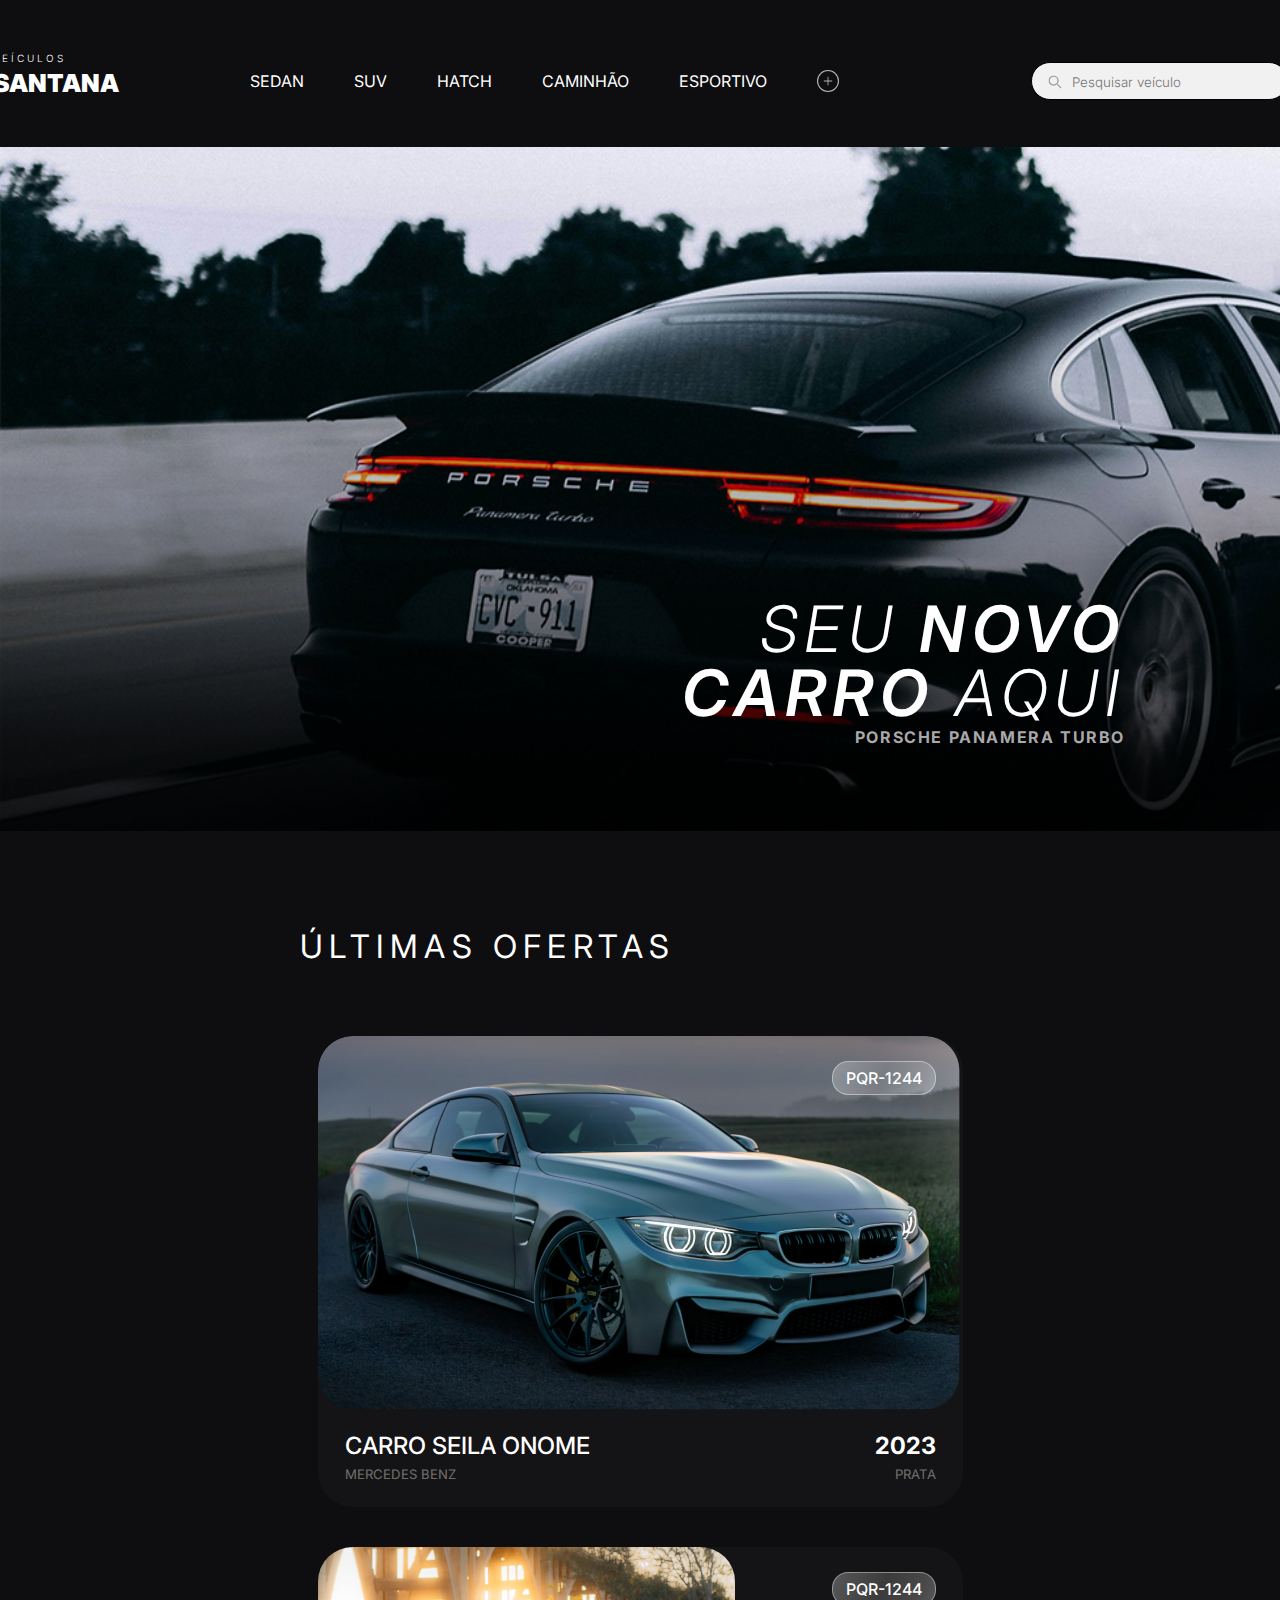
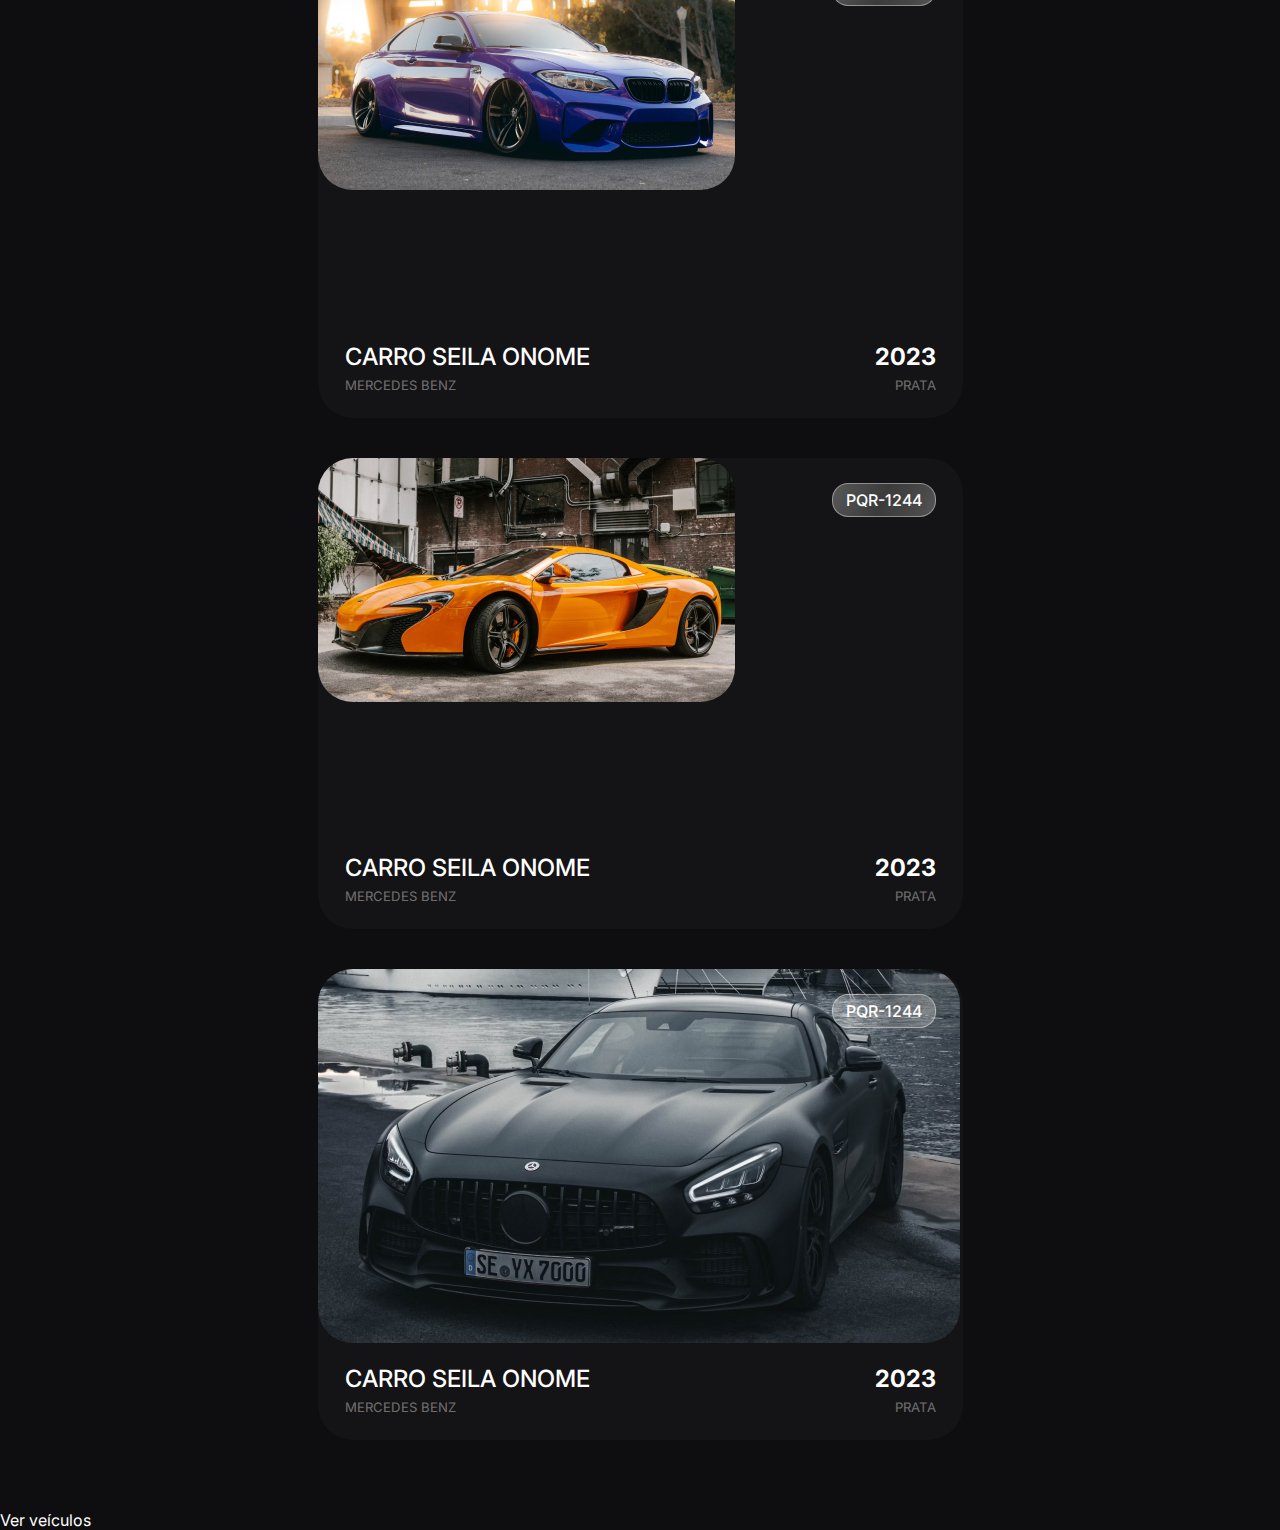
<file: Veiculos-Santana/src/main/resources/static/index.html>
<!--<!doctype html>
<html lang="en">
<head>
    <meta charset="utf-8">
    <meta name="viewport" content="width=device-width, initial-scale=1">
    <title>Veículos Santana</title>
    <link href="https://cdn.jsdelivr.net/npm/bootstrap@5.3.3/dist/css/bootstrap.min.css" rel="stylesheet"
          integrity="sha384-QWTKZyjpPEjISv5WaRU9OFeRpok6YctnYmDr5pNlyT2bRjXh0JMhjY6hW+ALEwIH" crossorigin="anonymous">
</head>

<body>
<div class="container">
    <h1 class="text-center my-4">Veículos Santana</h1>

    <a class="btn btn-primary" href="/veiculos">Ver veículos</a>
</div>
<script src="https://cdn.jsdelivr.net/npm/bootstrap@5.3.3/dist/js/bootstrap.bundle.min.js"
        integrity="sha384-YvpcrYf0tY3lHB60NNkmXc5s9fDVZLESaAA55NDzOxhy9GkcIdslK1eN7N6jIeHz"
        crossorigin="anonymous"></script>
</body>
</html>-->

<!DOCTYPE html>
<html lang="pt-br">

<head>
    <meta charset="UTF-8">
    <meta name="viewport" content="width=device-width, initial-scale=1.0">
    <title>Veículos Santana</title>
    <link rel="stylesheet" href="styles.css">
    <link rel="preconnect" href="https://fonts.googleapis.com">
    <link rel="preconnect" href="https://fonts.gstatic.com" crossorigin>
    <link href="https://fonts.googleapis.com/css2?family=Inter:wght@100..900&display=swap" rel="stylesheet">
</head>

<body>
<header>
    <nav class="menu">
        <h2 class="veiculos-santana"><span class="veic">Veículos</span><br> <span class="sant">Santana</span></h2>

        <ul class="categorias">
            <li>Sedan</li>
            <li>SUV</li>
            <li>Hatch</li>
            <li>Caminhão</li>
            <li>Esportivo</li>
            <li><img class="mais" src="img/mais.svg" alt=""></li>
        </ul>

        <div class="search">
            <form class="search-container">
                <img class="search-icon" src="img/Search.svg">
                <input type="text" id="search-input" placeholder="Pesquisar veículo">
            </form>
        </div>

    </nav>

</header>

<main>
    <div class="secao-principal">
        <div class="img-principal">
            <img src="img/Banner.jpg" alt="">
        </div>

        <p class="texto-principal">Seu <span class="novo-carro">novo carro</span> aqui</p>
        <p class="texto-secundario">Porsche Panamera Turbo</p>

    </div>

    <!--CARDS-->
    <h2 class="ultimas-ofertas">Últimas ofertas</h2>

    <div class="cards">
        <div class="card">
            <img src="img/Carro1.png" alt="">
            <span class="placa-veiculo">PQR-1244</span>
            <span class="modelo-veiculo">Carro seila onome</span>
            <span class="marca-veiculo">Mercedes Benz</span>
            <span class="ano-veiculo">2023</span>
            <span class="cor-veiculo">Prata</span>
        </div>

        <div class="card">
            <img src="img/Carro2.png" alt="">
            <span class="placa-veiculo">PQR-1244</span>
            <span class="modelo-veiculo">Carro seila onome</span>
            <span class="marca-veiculo">Mercedes Benz</span>
            <span class="ano-veiculo">2023</span>
            <span class="cor-veiculo">Prata</span>
        </div>

        <div class="card">
            <img src="img/Carro3.png" alt="">
            <span class="placa-veiculo">PQR-1244</span>
            <span class="modelo-veiculo">Carro seila onome</span>
            <span class="marca-veiculo">Mercedes Benz</span>
            <span class="ano-veiculo">2023</span>
            <span class="cor-veiculo">Prata</span>
        </div>

        <div class="card">
            <img src="img/Carro4.png" alt="">
            <span class="placa-veiculo">PQR-1244</span>
            <span class="modelo-veiculo">Carro seila onome</span>
            <span class="marca-veiculo">Mercedes Benz</span>
            <span class="ano-veiculo">2023</span>
            <span class="cor-veiculo">Prata</span>
        </div>

    </div>

    <a href="/veiculos">Ver veículos</a>


</main>




</body>

</html>
</file>
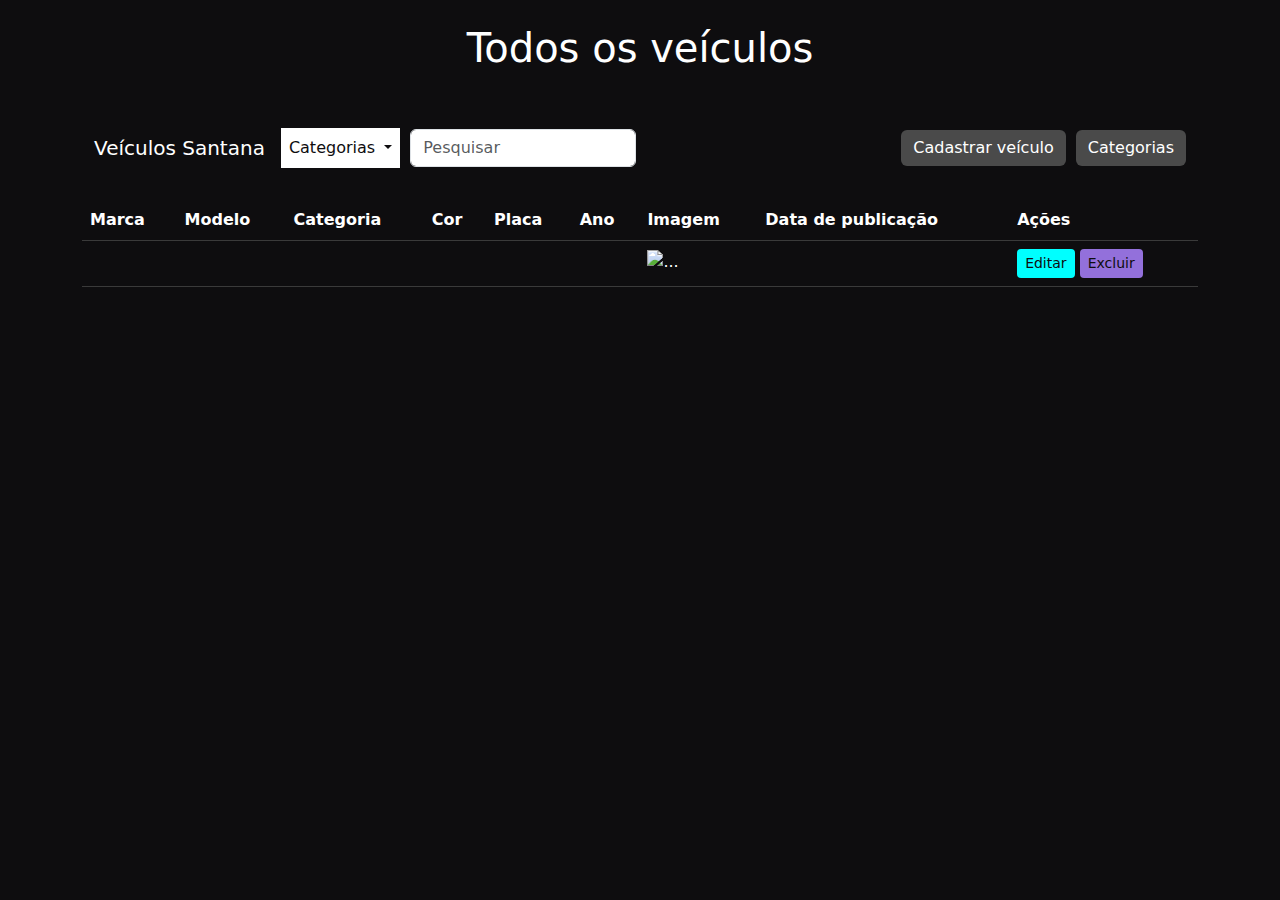
<file: Veiculos-Santana/src/main/resources/templates/veiculos/admin.html>
<!doctype html>
<html lang="en">
<head>
    <meta charset="utf-8">
    <meta name="viewport" content="width=device-width, initial-scale=1">
    <title>Veículos Santana</title>
    <link href="https://cdn.jsdelivr.net/npm/bootstrap@5.3.3/dist/css/bootstrap.min.css" rel="stylesheet"
          integrity="sha384-QWTKZyjpPEjISv5WaRU9OFeRpok6YctnYmDr5pNlyT2bRjXh0JMhjY6hW+ALEwIH" crossorigin="anonymous">
    <link type="image/png" sizes="16x16" rel="icon" href="/images/img/icons8-car-16%20(1).png">
</head>

<body>
<div class="container">
    <style>
        .navzinha .cadastrar {
            margin-right: 10px;
            background-color: #4a4a4a;
            color: #ffffff;
            border: none;
        }

        .navzinha .cadastrar:hover {
            background-color: #ffffff;
            color: #4a4a4a;
        }

        .cadastrar:hover {
            color: #F1F1F1;
            background-color: #4a4a4a;
        }

        body, .table tr, .table td, .table th {
            background-color: #0E0D0F;
            color: #FFFFFF;
        }

        .table tr, .table td, .table th {
            border-bottom: 1px solid #3a3a3a;
        }

        .navzinha a, .navzinha div, .navzinha button, .navzinha ul li{
            background-color: #0E0D0F;
            color: #FFFFFF;
        }

        .cor li a {
            background-color: #ffffff;
            color: #0E0D0F;
            margin-right: 10px;
        }

        .aqua {
            background-color: aqua;
            color: #0E0D0F;
            border: none;
        }

        .purple {
            background-color: mediumpurple;
            color: #0E0D0F;
            border: none;
        }

        .navzinha .yellow {
            background-color: #4a4a4a;
            color: #ffffff;
            border: none;
        }

        .navzinha .yellow:hover {
            color: #4a4a4a;
            background-color: #ffffff;
        }

        .navbar-brand:hover {
            color: #F1F1F1;
        }

    </style>

    <h1 class="text-center my-4">Todos os veículos</h1>

    <br>

    <nav class="navbar navbar-expand-lg navzinha">
        <div class="container-fluid">
            <a class="navbar-brand" href="/veiculos">Veículos Santana</a>
            <button class="navbar-toggler" type="button" data-bs-toggle="collapse" data-bs-target="#navbarNav"
                    aria-controls="navbarNav" aria-expanded="false" aria-label="Toggle navigation">
                <span class="navbar-toggler-icon"></span>
            </button>
            <div class="collapse navbar-collapse" id="navbarNav">
                <ul class="navbar-nav cor">
                    <li class="nav-item dropdown">
                        <a class="nav-link dropdown-toggle" href="#" id="navbarDropdown" role="button"
                           data-bs-toggle="dropdown" aria-expanded="false">
                            Categorias
                        </a>
                        <!-- index.html -->
                        <ul class="dropdown-menu" aria-labelledby="navbarDropdown">
                            <!-- Iterar sobre as categorias para construir os itens de menu dropdown -->
                            <li th:each="categoria : ${categorias}">
                                <a class="dropdown-item" th:href="@{'/veiculos/categoria?categoria=' + ${categoria}}"
                                   th:text="${categoria}"></a>
                            </li>
                        </ul>
                    </li>
                </ul>
                <form class="d-flex" action="/veiculos" method="GET">
                    <input class="form-control me-2" type="search" placeholder="Pesquisar" name="termoPesquisa">
                </form>
            </div>
            <a class="btn btn-primary cadastrar" href="/veiculos/create">Cadastrar veículo</a>
            <a class="btn btn-secondary yellow" href="categorias">Categorias</a>
        </div>
    </nav>

    <br>



    <table class="table">
        <thead>
        <tr>
            <th>Marca</th>
            <th>Modelo</th>
            <th>Categoria</th>
            <th>Cor</th>
            <th>Placa</th>
            <th>Ano</th>
            <th>Imagem</th>
            <th>Data de publicação</th>
            <th>Ações</th> <!-- edit and delete -->
        </tr>
        </thead>
        <tbody>
        <tr th:each="veiculo : ${veiculos}">
            <td th:text="${veiculo.marca}"></td>
            <td th:text="${veiculo.modelo}"></td>
            <td th:text="${veiculo.categoria}"></td>
            <td th:text="${veiculo.cor}"></td>
            <td th:text="${veiculo.placa}"></td>
            <td th:text="${veiculo.ano}"></td>
            <td>
                <img th:src="@{'/images/' + ${veiculo.imageFileName}}" alt="..." width="150">
            </td>
            <td th:text="${veiculo.dataCriacao.toString().substring(0, 10)}"></td>
            <td style="white-space:nowrap">
                <a class="btn btn-primary btn-sm aqua" th:href="@{/veiculos/edit(id=${veiculo.id})}">Editar</a>
                <a class="btn btn-danger btn-sm purple" th:href="@{/veiculos/delete(id=${veiculo.id})}" onclick="return confirm('Você tem certeza?')">Excluir</a>
                <!--<a class="btn btn-info btn-sm" th:href="@{/veiculos/detalhes/{id}(id=${veiculo.id})}">Detalhes</a>  Novo link para os detalhes -->
            </td>
        </tr>
        </tbody>
    </table>
</div>
<script src="https://cdn.jsdelivr.net/npm/bootstrap@5.3.3/dist/js/bootstrap.bundle.min.js"
        integrity="sha384-YvpcrYf0tY3lHB60NNkmXc5s9fDVZLESaAA55NDzOxhy9GkcIdslK1eN7N6jIeHz"
        crossorigin="anonymous"></script>
</body>
</html>
</file>
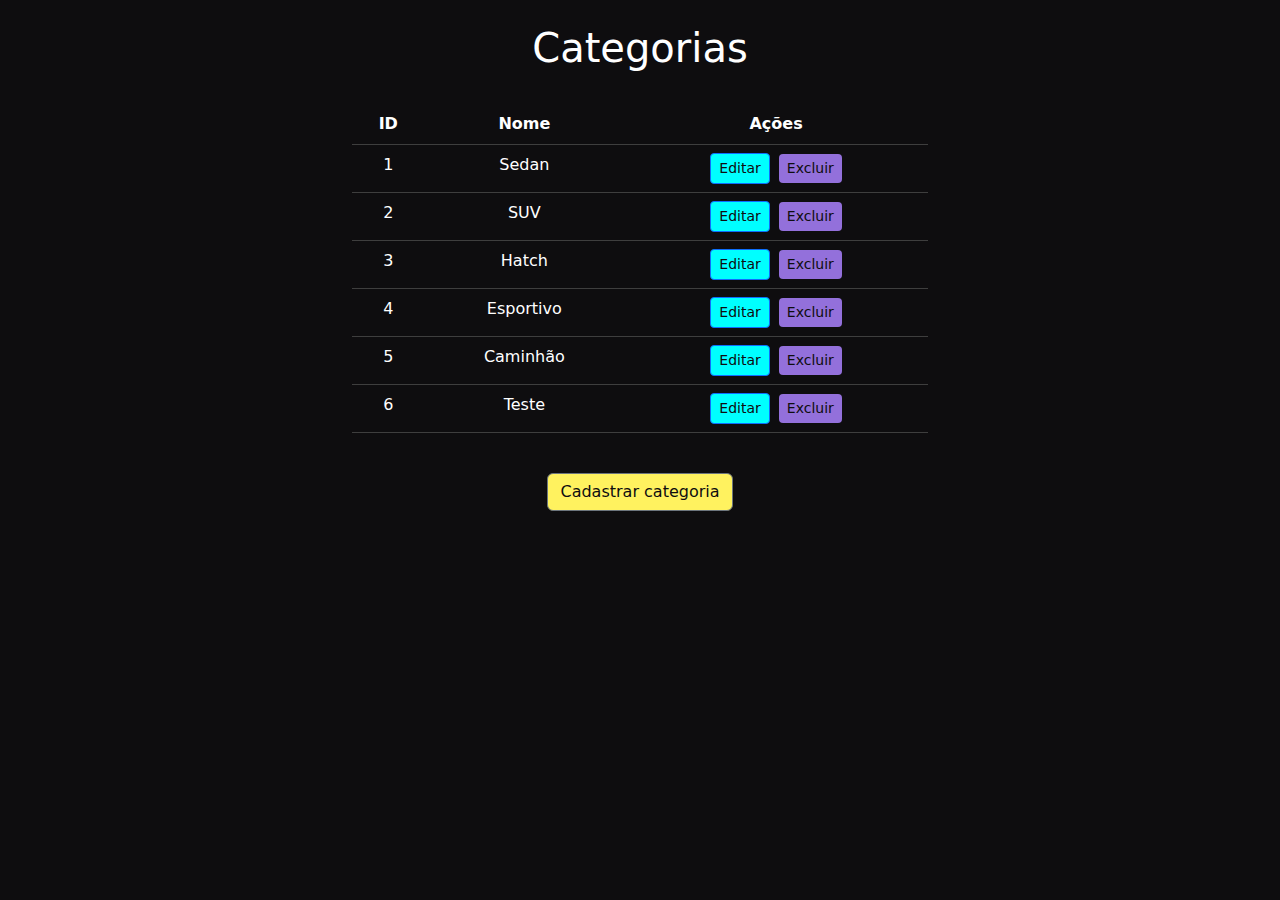
<file: Veiculos-Santana/src/main/resources/templates/veiculos/categorias.html>
<!DOCTYPE html>
<html lang="en">
<head>
    <meta charset="utf-8">
    <meta name="viewport" content="width=device-width, initial-scale=1">
    <title>Veículos Santana</title>
    <link href="https://cdn.jsdelivr.net/npm/bootstrap@5.3.3/dist/css/bootstrap.min.css" rel="stylesheet"
          integrity="sha384-QWTKZyjpPEjISv5WaRU9OFeRpok6YctnYmDr5pNlyT2bRjXh0JMhjY6hW+ALEwIH" crossorigin="anonymous">
    <link type="image/png" sizes="16x16" rel="icon" href="/images/img/icons8-car-16%20(1).png">
</head>
<body>

    <style>
        body {
            background-color: #0E0D0F;
            color: #FFFFFF;
            text-align: center;
        }


        .table td, .table tr, .table th {
            background-color: #0E0D0F;
            color: #FFF;
            text-align: center;
            border-bottom: 1px solid #3e3e3e;
        }

        .container {
            width: 600px;
        }

        .aqua {
            background-color: aqua;
            color: #0E0D0F;
            margin-right: 4px;
        }

        .purple {
            background-color: mediumpurple;
            color: #0E0D0F;
            border: none;
        }

        .yellow {
            background-color: #fff25f;
            color: #0E0D0F;
        }
    </style>

    <div class="container">
        <br>
        <h1>Categorias</h1>
        <br>

        <table class="table">
            <thead>
            <tr>
                <th>ID</th>
                <th>Nome</th>
                <th>Ações</th> <!-- edit and delete -->
            </tr>
            </thead>
            <tbody>

            <tr>
                <td>1</td>
                <td>Sedan</td>
                <td style="white-space:nowrap">
                    <a class="btn btn-primary btn-sm aqua" href="#">Editar</a>
                    <a class="btn btn-danger btn-sm purple" href="#" onclick="return confirm('Você tem certeza?')">Excluir</a>
                </td>
            </tr>

            <tr>
                <td>2</td>
                <td>SUV</td>
                <td style="white-space:nowrap">
                    <a class="btn btn-primary btn-sm aqua" href="#">Editar</a>
                    <a class="btn btn-danger btn-sm purple" href="#" onclick="return confirm('Você tem certeza?')">Excluir</a>
                </td>
            </tr>


            <tr>
                <td>3</td>
                <td>Hatch</td>
                <td style="white-space:nowrap">
                    <a class="btn btn-primary btn-sm aqua" href="#">Editar</a>
                    <a class="btn btn-danger btn-sm purple" href="#" onclick="return confirm('Você tem certeza?')">Excluir</a>
                </td>
            </tr>

            <tr>
                <td>4</td>
                <td>Esportivo</td>
                <td style="white-space:nowrap">
                    <a class="btn btn-primary btn-sm aqua" href="#">Editar</a>
                    <a class="btn btn-danger btn-sm purple" href="#" onclick="return confirm('Você tem certeza?')">Excluir</a>
                </td>
            </tr>

            <tr>
                <td>5</td>
                <td>Caminhão</td>
                <td style="white-space:nowrap">
                    <a class="btn btn-primary btn-sm aqua" href="#">Editar</a>
                    <a class="btn btn-danger btn-sm purple" href="#" onclick="return confirm('Você tem certeza?')">Excluir</a>
                </td>
            </tr>

            <tr>
                <td>6</td>
                <td>Teste</td>
                <td style="white-space:nowrap">
                    <a class="btn btn-primary btn-sm aqua" href="#">Editar</a>
                    <a class="btn btn-danger btn-sm purple" href="admin" onclick="return confirm('Você tem certeza?')">Excluir</a>
                </td>
            </tr>
            </tbody>
        </table>

        <br>


        <a class="btn btn-secondary yellow" href="createcategoria">Cadastrar categoria</a>

        <script src="https://cdn.jsdelivr.net/npm/bootstrap@5.3.3/dist/js/bootstrap.bundle.min.js"
                integrity="sha384-YvpcrYf0tY3lHB60NNkmXc5s9fDVZLESaAA55NDzOxhy9GkcIdslK1eN7N6jIeHz"
                crossorigin="anonymous"></script>
    </div>

</body>
</html>
</file>
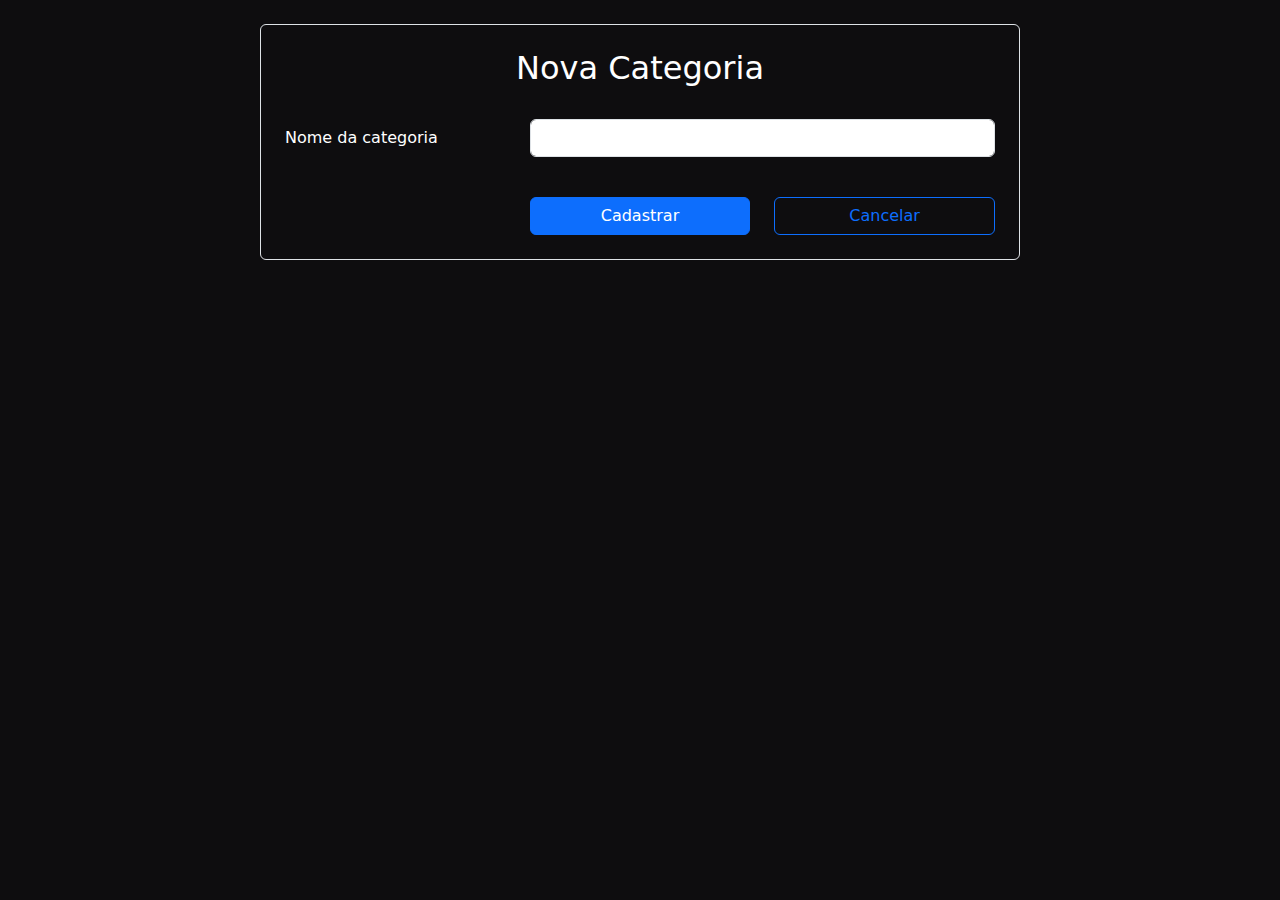
<file: Veiculos-Santana/src/main/resources/templates/veiculos/CreateCategoria.html>
<!doctype html>
<html lang="en">
<head>
    <meta charset="utf-8">
    <meta name="viewport" content="width=device-width, initial-scale=1">
    <title>Veículos Santana</title>
    <link href="https://cdn.jsdelivr.net/npm/bootstrap@5.3.3/dist/css/bootstrap.min.css" rel="stylesheet"
          integrity="sha384-QWTKZyjpPEjISv5WaRU9OFeRpok6YctnYmDr5pNlyT2bRjXh0JMhjY6hW+ALEwIH" crossorigin="anonymous">
    <link type="image/png" sizes="16x16" rel="icon" href="/images/img/icons8-car-16%20(1).png">
</head>

<body>

<style>
    body, div {
        background-color: #0E0D0F;
        color: #FFF;
    }

    .form-control-plaintext {
        color: #FFFFFF;
    }

</style>


<div class="container">
    <div class="row">
        <div class="col-md-8 mx-auto rounded border p-4 m-4">
            <h2 class="text-center mb5">Nova Categoria</h2>
            <br>

            <form method="post" enctype="multipart/form-data">

                <div class="row mb-3">
                    <label class="col-sm-4 col-form-label">Nome da categoria</label>
                    <div class="col-sm-8">
                        <input class="form-control">
                    </div>
                </div>

                <br>


                <div class="row">
                    <div class="offset-sm-4 col-sm-4 d-grid">
                        <a class="btn btn-primary" href="admin" role="button">Cadastrar</a>
                    </div>
                    <div class="col-sm-4 d-grid">
                        <a class="btn btn-outline-primary" href="admin" role="button">Cancelar</a>
                    </div>
                </div>


            </form>
        </div>
    </div>
</div>

<script src="https://cdn.jsdelivr.net/npm/bootstrap@5.3.3/dist/js/bootstrap.bundle.min.js"
        integrity="sha384-YvpcrYf0tY3lHB60NNkmXc5s9fDVZLESaAA55NDzOxhy9GkcIdslK1eN7N6jIeHz"
        crossorigin="anonymous"></script>
</body>
</html>
</file>
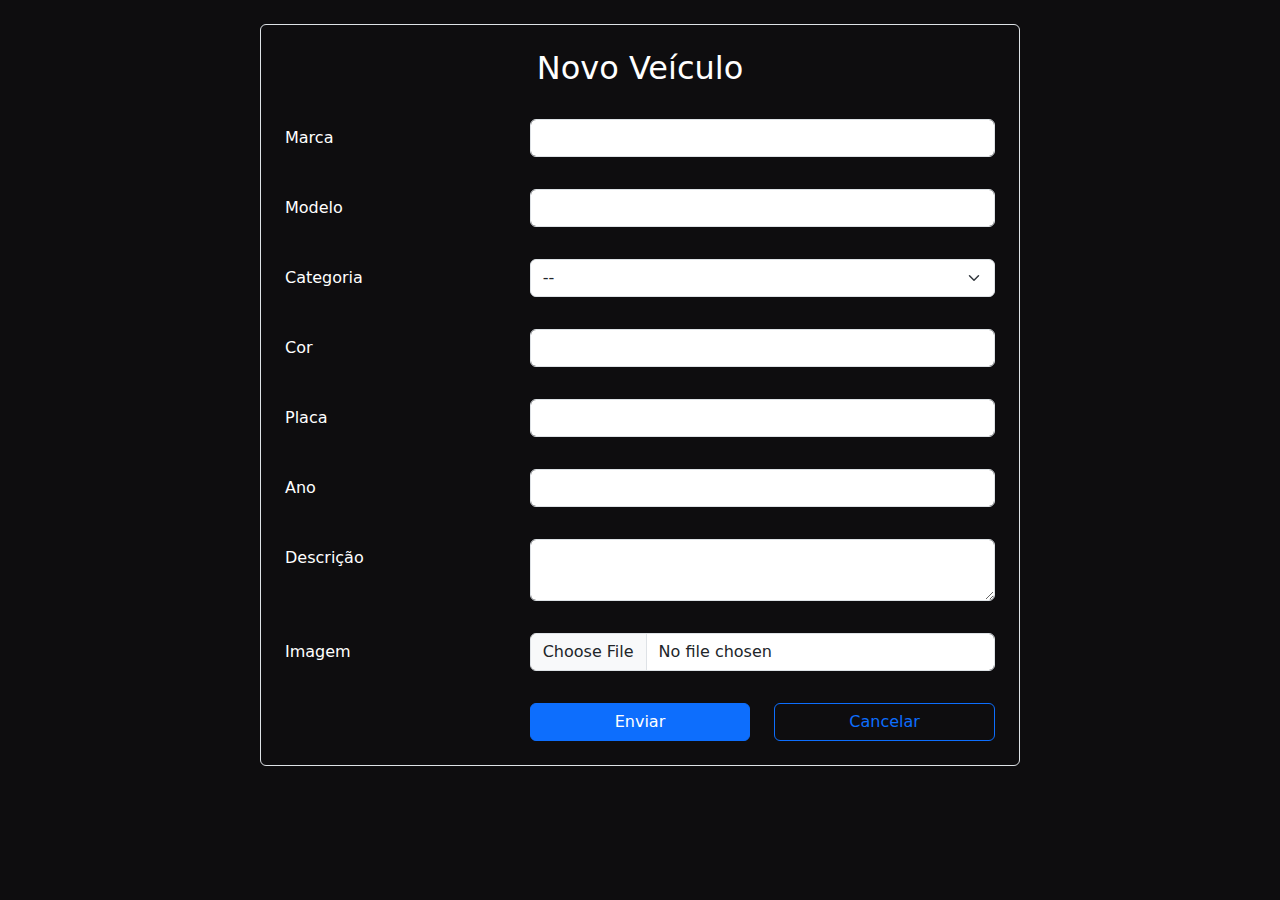
<file: Veiculos-Santana/src/main/resources/templates/veiculos/CreateVeiculo.html>
<!doctype html>
<html lang="en">
<head>
    <meta charset="utf-8">
    <meta name="viewport" content="width=device-width, initial-scale=1">
    <title>Veículos Santana</title>
    <link href="https://cdn.jsdelivr.net/npm/bootstrap@5.3.3/dist/css/bootstrap.min.css" rel="stylesheet"
          integrity="sha384-QWTKZyjpPEjISv5WaRU9OFeRpok6YctnYmDr5pNlyT2bRjXh0JMhjY6hW+ALEwIH" crossorigin="anonymous">
    <link type="image/png" sizes="16x16" rel="icon" href="/images/img/icons8-car-16%20(1).png">
</head>

<body>

<style>
    body, div {
        background-color: #0E0D0F;
        color: #FFF;
    }

    .form-control-plaintext {
        color: #FFFFFF;
    }

</style>


<div class="container">
    <div class="row">
        <div class="col-md-8 mx-auto rounded border p-4 m-4">
            <h2 class="text-center mb5">Novo Veículo</h2>
            <br>

            <form method="post" enctype="multipart/form-data" th:object="${veiculoDto}">

                <div class="row mb-3">
                    <label class="col-sm-4 col-form-label">Marca</label>
                    <div class="col-sm-8">
                        <input class="form-control" th:field="${veiculoDto.marca}">
                        <p th:if="${#fields.hasErrors('marca')}" th:errorClass="text-danger" th:errors="${veiculoDto.marca}"></p>
                    </div>
                </div>


                <div class="row mb-3">
                    <label class="col-sm-4 col-form-label">Modelo</label>
                    <div class="col-sm-8">
                        <input class="form-control" th:field="${veiculoDto.modelo}">
                        <p th:if="${#fields.hasErrors('modelo')}" th:errorClass="text-danger" th:errors="${veiculoDto.modelo}"></p>
                    </div>
                </div>

                <div class="row mb-3">
                    <label class="col-sm-4 col-form-label">Categoria</label>
                    <div class="col-sm-8">
                        <select class="form-select" th:field="${veiculoDto.categoria}">
                            <option value='--'>--</option>
                            <option value='Caminhão'>Caminhão</option>
                            <option value='SUV'>SUV</option>
                            <option value='Sedan'>Sedan</option>
                            <option value='Hatch'>Hatch</option>
                            <option value='Esportivo'>Esportivo</option>
                        </select>
                        <p th:if="${#fields.hasErrors('categoria')}" th:errorClass="text-danger" th:errors="${veiculoDto.categoria}"></p>
                    </div>
                </div>

                <div class="row mb-3">
                    <label class="col-sm-4 col-form-label">Cor</label>
                    <div class="col-sm-8">
                        <input class="form-control" th:field="${veiculoDto.cor}">
                        <p th:if="${#fields.hasErrors('cor')}" th:errorClass="text-danger" th:errors="${veiculoDto.cor}"></p>
                    </div>
                </div>

                <div class="row mb-3">
                    <label class="col-sm-4 col-form-label">Placa</label>
                    <div class="col-sm-8">
                        <input class="form-control" th:field="${veiculoDto.placa}">
                        <p th:if="${#fields.hasErrors('placa')}" th:errorClass="text-danger" th:errors="${veiculoDto.placa}"></p>
                    </div>
                </div>

                <div class="row mb-3">
                    <label class="col-sm-4 col-form-label">Ano</label>
                    <div class="col-sm-8">
                        <input class="form-control" th:field="${veiculoDto.ano}">
                        <p th:if="${#fields.hasErrors('ano')}" th:errorClass="text-danger" th:errors="${veiculoDto.ano}"></p>
                    </div>
                </div>


                <div class="row mb-3">
                    <label class="col-sm-4 col-form-label">Descrição</label>
                    <div class="col-sm-8">
                        <textarea class="form-control" th:field="${veiculoDto.descricao}"></textarea>

                        <p th:if="${#fields.hasErrors('descricao')}" th:errorClass="text-danger" th:errors="${veiculoDto.descricao}"></p>
                    </div>
                </div>

                <div class="row mb-3">
                    <label class="col-sm-4 col-form-label">Imagem</label>
                    <div class="col-sm-8">
                        <input class="form-control" type="file" th:field="${veiculoDto.imageFile}">
                        <p th:if="${#fields.hasErrors('imageFile')}" th:errorClass="text-danger" th:errors="${veiculoDto.imageFile}"></p>
                    </div>
                </div>

                <div class="row">
                    <div class="offset-sm-4 col-sm-4 d-grid">
                        <button type="submit" class="btn btn-primary">Enviar</button>
                    </div>
                    <div class="col-sm-4 d-grid">
                        <a class="btn btn-outline-primary" href="/veiculos" role="button">Cancelar</a>
                    </div>
                </div>


            </form>
        </div>
    </div>
</div>

<script src="https://cdn.jsdelivr.net/npm/bootstrap@5.3.3/dist/js/bootstrap.bundle.min.js"
        integrity="sha384-YvpcrYf0tY3lHB60NNkmXc5s9fDVZLESaAA55NDzOxhy9GkcIdslK1eN7N6jIeHz"
        crossorigin="anonymous"></script>
</body>
</html>
</file>
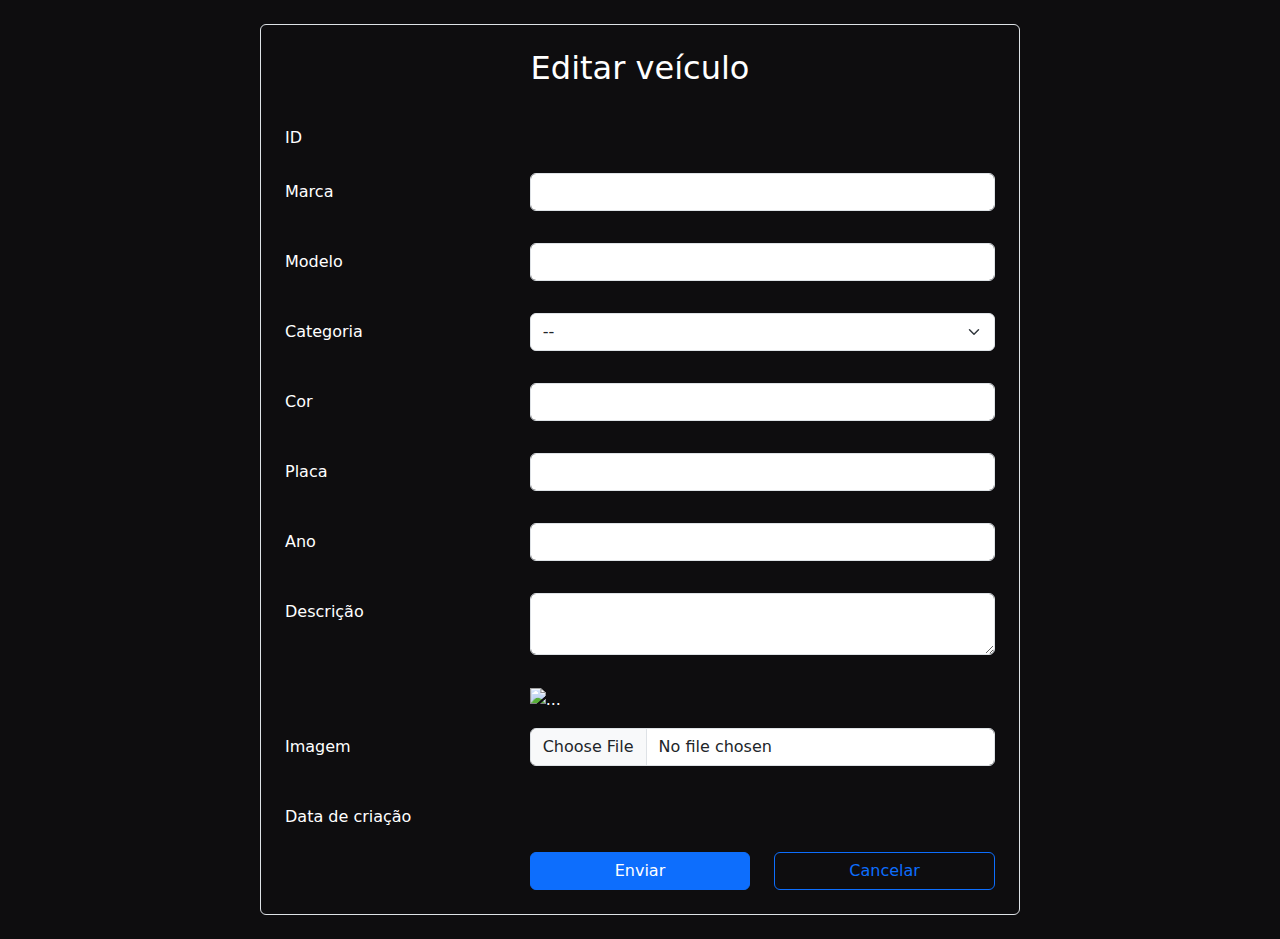
<file: Veiculos-Santana/src/main/resources/templates/veiculos/EditVeiculo.html>
<!doctype html>
<html lang="en">
<head>
    <meta charset="utf-8">
    <meta name="viewport" content="width=device-width, initial-scale=1">
    <title>Veículos Santana</title>
    <link href="https://cdn.jsdelivr.net/npm/bootstrap@5.3.3/dist/css/bootstrap.min.css" rel="stylesheet"
          integrity="sha384-QWTKZyjpPEjISv5WaRU9OFeRpok6YctnYmDr5pNlyT2bRjXh0JMhjY6hW+ALEwIH" crossorigin="anonymous">
    <link type="image/png" sizes="16x16" rel="icon" href="/images/img/icons8-car-16%20(1).png">
</head>

<body>

<style>
    body, div {
        background-color: #0E0D0F;
        color: #FFF;
    }

    .form-control-plaintext {
        color: #FFFFFF;
    }

</style>

<div class="container">
    <div class="row">
        <div class="col-md-8 mx-auto rounded border p-4 m-4">
            <h2 class="text-center mb5">Editar veículo</h2>
            <br>

            <form method="post" enctype="multipart/form-data" th:object="${veiculoDto}">

                <div class="row mb-3">
                    <label class="col-sm-4 col-form-label">ID</label>
                    <div class="col-sm-8">
                        <input readonly class="form-control-plaintext" th:value="${veiculo.id}">
                    </div>
                </div>


                <div class="row mb-3">
                    <label class="col-sm-4 col-form-label">Marca</label>
                    <div class="col-sm-8">
                        <input class="form-control" th:field="${veiculoDto.marca}">
                        <p th:if="${#fields.hasErrors('marca')}" th:errorClass="text-danger" th:errors="${veiculoDto.marca}"></p>
                    </div>
                </div>


                <div class="row mb-3">
                    <label class="col-sm-4 col-form-label">Modelo</label>
                    <div class="col-sm-8">
                        <input class="form-control" th:field="${veiculoDto.modelo}">
                        <p th:if="${#fields.hasErrors('modelo')}" th:errorClass="text-danger" th:errors="${veiculoDto.modelo}"></p>
                    </div>
                </div>

                <div class="row mb-3">
                    <label class="col-sm-4 col-form-label">Categoria</label>
                    <div class="col-sm-8">
                        <select class="form-select" th:field="${veiculoDto.categoria}">
                            <option value='--'>--</option>
                            <option value='Caminhão'>Caminhão</option>
                            <option value='SUV'>SUV</option>
                            <option value='Sedan'>Sedan</option>
                            <option value='Hatch'>Hatch</option>
                            <option value='Esportivo'>Esportivo</option>
                        </select>
                        <p th:if="${#fields.hasErrors('categoria')}" th:errorClass="text-danger" th:errors="${veiculoDto.categoria}"></p>
                    </div>
                </div>

                <div class="row mb-3">
                    <label class="col-sm-4 col-form-label">Cor</label>
                    <div class="col-sm-8">
                        <input class="form-control" th:field="${veiculoDto.cor}">
                        <p th:if="${#fields.hasErrors('cor')}" th:errorClass="text-danger" th:errors="${veiculoDto.cor}"></p>
                    </div>
                </div>

                <div class="row mb-3">
                    <label class="col-sm-4 col-form-label">Placa</label>
                    <div class="col-sm-8">
                        <input class="form-control" th:field="${veiculoDto.placa}">
                        <p th:if="${#fields.hasErrors('placa')}" th:errorClass="text-danger" th:errors="${veiculoDto.placa}"></p>
                    </div>
                </div>


                <div class="row mb-3">
                    <label class="col-sm-4 col-form-label">Ano</label>
                    <div class="col-sm-8">
                        <input class="form-control" th:field="${veiculoDto.ano}">
                        <p th:if="${#fields.hasErrors('ano')}" th:errorClass="text-danger" th:errors="${veiculoDto.ano}"></p>
                    </div>
                </div>


                <div class="row mb-3">
                    <label class="col-sm-4 col-form-label">Descrição</label>
                    <div class="col-sm-8">
                        <textarea class="form-control" th:field="${veiculoDto.descricao}"></textarea>

                        <p th:if="${#fields.hasErrors('descricao')}" th:errorClass="text-danger" th:errors="${veiculoDto.descricao}"></p>
                    </div>
                </div>

                <div class="row mb-3">
                    <div class="offset-sm-4 col-sm-8">
                        <img th:src="@{'/images/' + ${veiculo.imageFileName}}" alt="..." width="150">
                    </div>
                </div>

                <div class="row mb-3">
                    <label class="col-sm-4 col-form-label">Imagem</label>
                    <div class="col-sm-8">
                        <input class="form-control" type="file" th:field="${veiculoDto.imageFile}">
                        <p th:if="${#fields.hasErrors('imageFile')}" th:errorClass="text-danger" th:errors="${veiculoDto.imageFile}"></p>
                    </div>
                </div>

                <div class="row mb-3">
                    <label class="col-sm-4 col-form-label">Data de criação</label>
                    <div class="col-sm-8">
                        <input readonly class="form-control-plaintext" th:value="${veiculo.dataCriacao}">
                    </div>
                </div>

                <div class="row">
                    <div class="offset-sm-4 col-sm-4 d-grid">
                        <button type="submit" class="btn btn-primary">Enviar</button>
                    </div>
                    <div class="col-sm-4 d-grid">
                        <a class="btn btn-outline-primary" href="/veiculos" role="button">Cancelar</a>
                    </div>
                </div>


            </form>
        </div>
    </div>
</div>

<script src="https://cdn.jsdelivr.net/npm/bootstrap@5.3.3/dist/js/bootstrap.bundle.min.js"
        integrity="sha384-YvpcrYf0tY3lHB60NNkmXc5s9fDVZLESaAA55NDzOxhy9GkcIdslK1eN7N6jIeHz"
        crossorigin="anonymous"></script>
</body>
</html>
</file>
<file: Veiculos-Santana/src/main/resources/static/styles.css>
* {
    box-sizing: border-box;
    margin: 0;
    padding: 0;
}

body {
    color: #FFFFFF;
    background-color: #0E0D0F;
    font-family: "Inter", sans-serif;
}


.menu {
    display: flex;
    align-items: center;
    justify-content: center;
}


.veiculos-santana {
    text-transform: uppercase;
    margin-right: 131px;
    margin-top: 37px;
    text-decoration: none;
}

.veiculos-santana .veic {
    color: #FFF;
    font-family: Inter;
    font-size: 9.971px;
    font-style: normal;
    font-weight: 300;
    line-height: normal;
    letter-spacing: 2.991px;
}

.veiculos-santana .sant {
    color: #FFF;
    font-family: Inter;
    font-size: 24.736px;
    font-style: normal;
    font-weight: 900;
    line-height: normal;
}

ul.categorias {
    margin-top: 62px;
    list-style: none;
    text-transform: uppercase;
    font-family: "Inter", sans-serif;
    font-weight: 400;
    font-size: 16px;
    line-height: normal;
    color: #FFFFFF;
    display: flex;
    align-items: center;

}

.categorias li {
    margin-right: 50px;
    transition: 1s all;
}

.categorias a {
    color: #FFF;
    text-decoration: none;
}


.categorias a:hover {
    cursor: pointer;
    color: aqua;
    transition: 1s all;
}


.search {
    margin-top: 62px;
    border-radius: 22px;
    border: 1px solid #000;
    background: #F1F1F1;
    width: 260px;
    height: 38px;
    display: flex;
    align-items: center;
    margin-left: 142px;
}

input {
    margin-left: 40px;
    background-color: #F1F1F1;
    border: none;
    outline: none;
    color: rgba(14, 13, 15, 0.30);
    font-family: "Inter", sans-serif;
    font-weight: 300;
}

input:focus {
    color: #000;
}

.search-icon {
    position: absolute;
    top: 74.5px;
}


.search img {
    margin-left: 16px;
    width: 14px;
    height: 14.013px;
    flex-shrink: 0;
}

.img-principal {
    margin-top: 47px;
    text-align: center;
}

.img-principal img {
    width: 1863px;
}

.secao-principal {
    position: relative;
}

.secao-principal .texto-principal {
    max-width: 480px;
    font-size: 200px;
    position: absolute;
    top: 450px;
    right: 155px;
    text-align: right;
    font-size: 64px;
    font-style: italic;
    font-weight: 300;
    line-height: 64px;
    letter-spacing: 6.4px;
    text-transform: uppercase;
}

.secao-principal .novo-carro {
    font-size: 64px;
    font-style: italic;
    font-weight: 600;
    line-height: 100%;
    letter-spacing: 6.4px;
    justify-content: end;
}

.secao-principal .texto-secundario {
    position: absolute;
    right: 155px;
    bottom: 90px;
    color: #A9A9A9;
    font-size: 16px;
    font-style: normal;
    font-weight: 700;
    line-height: 16px;
    letter-spacing: 1.6px;
    text-transform: uppercase;
}

.ultimas-ofertas {
    margin-left: 300px;
    margin-top: 92px;
    font-size: 32.207px;
    font-style: normal;
    font-weight: 400;
    line-height: normal;
    letter-spacing: 6.441px;
    text-transform: uppercase;
}

/* CARDS */
* {
    margin: 0;
    padding: 0;
    box-sizing: border-box;
    text-decoration: none;
    color: #FFF;
}

.cards {
    display: flex;
    justify-content: center;
    flex-wrap: wrap;
    max-width: 1400px;
    margin: 50px auto;
}

.card {
    margin: 20px auto;
    width: 645px;
    position: relative;
    border-radius: 34.566px;
    background: #141315;
    height: 471px;
    color: #FFF;
    text-transform: uppercase;
    font-family: "Inter", sans-serif;
    transition: transform 0.3s ease-in-out;
}

.card img {
    border-radius: 34.566px;
    max-width: 645px;
    max-height: 376px;
}

.placa-veiculo {
    border: 1.192px solid rgba(255, 255, 255, 0.40);
    background: linear-gradient(113deg, rgba(255, 255, 255, 0.30) -4.01%, rgba(153, 153, 153, 0.30) 48.61%, rgba(198, 198, 198, 0.30) 82.48%, rgba(255, 255, 255, 0.30) 106.16%);
    padding: 6px 13px;
    border-radius: 16px;
    position: absolute;
    top: 25px;
    right: 27px;
    color: #FFF;
    font-family: "Inter", sans-serif;
    font-size: 16px;
    font-style: normal;
    font-weight: 500;
    line-height: normal;
}

.modelo-veiculo {
    position: absolute;
    left: 27px;
    bottom: 47px;
    font-size: 23.713px;
    font-style: normal;
    font-weight: 500;
    line-height: normal;
}

.marca-veiculo {
    position: absolute;
    left: 27px;
    bottom: 25px;
    color: rgba(255, 255, 255, 0.40);
    font-size: 13.174px;
    font-style: normal;
    font-weight: 400;
    line-height: normal;
}

.ano-veiculo {
    position: absolute;
    right: 27px;
    bottom: 47px;
    font-size: 23.713px;
    font-style: normal;
    font-weight: 700;
    line-height: normal;
}

.cor-veiculo {
    position: absolute;
    right: 27px;
    bottom: 25px;
    color: rgba(255, 255, 255, 0.40);
    font-size: 13.174px;
    font-style: normal;
    font-weight: 400;
    line-height: normal;
}

.card:hover {
    cursor: pointer;
    transform: scale(1.02);
}


.mais {
    width: 22px;
    height: 22px;
    margin-top: 4px;
    transition: transform 0.3s ease-in-out;
}

.mais:hover {
    transform: scale(1.15);
}

footer {
    border-top: 1px solid #363636;
    height: 180px;
    text-align: center;
}

.admin {
    display: inline-block;
    margin-top: 50px;
    text-decoration: none;
    color: rgba(255, 255, 255, 0.40);
    font-size: 20.909px;
    font-style: normal;
    font-weight: 500;
    line-height: 20.909px;
    letter-spacing: 4.182px;
    text-transform: uppercase;
    text-align: center;
}

.creditos {
    margin-top: 30px;
    text-align: center;
    color: rgba(255, 255, 255, 0.6);
    font-style: italic;
}
</file>
